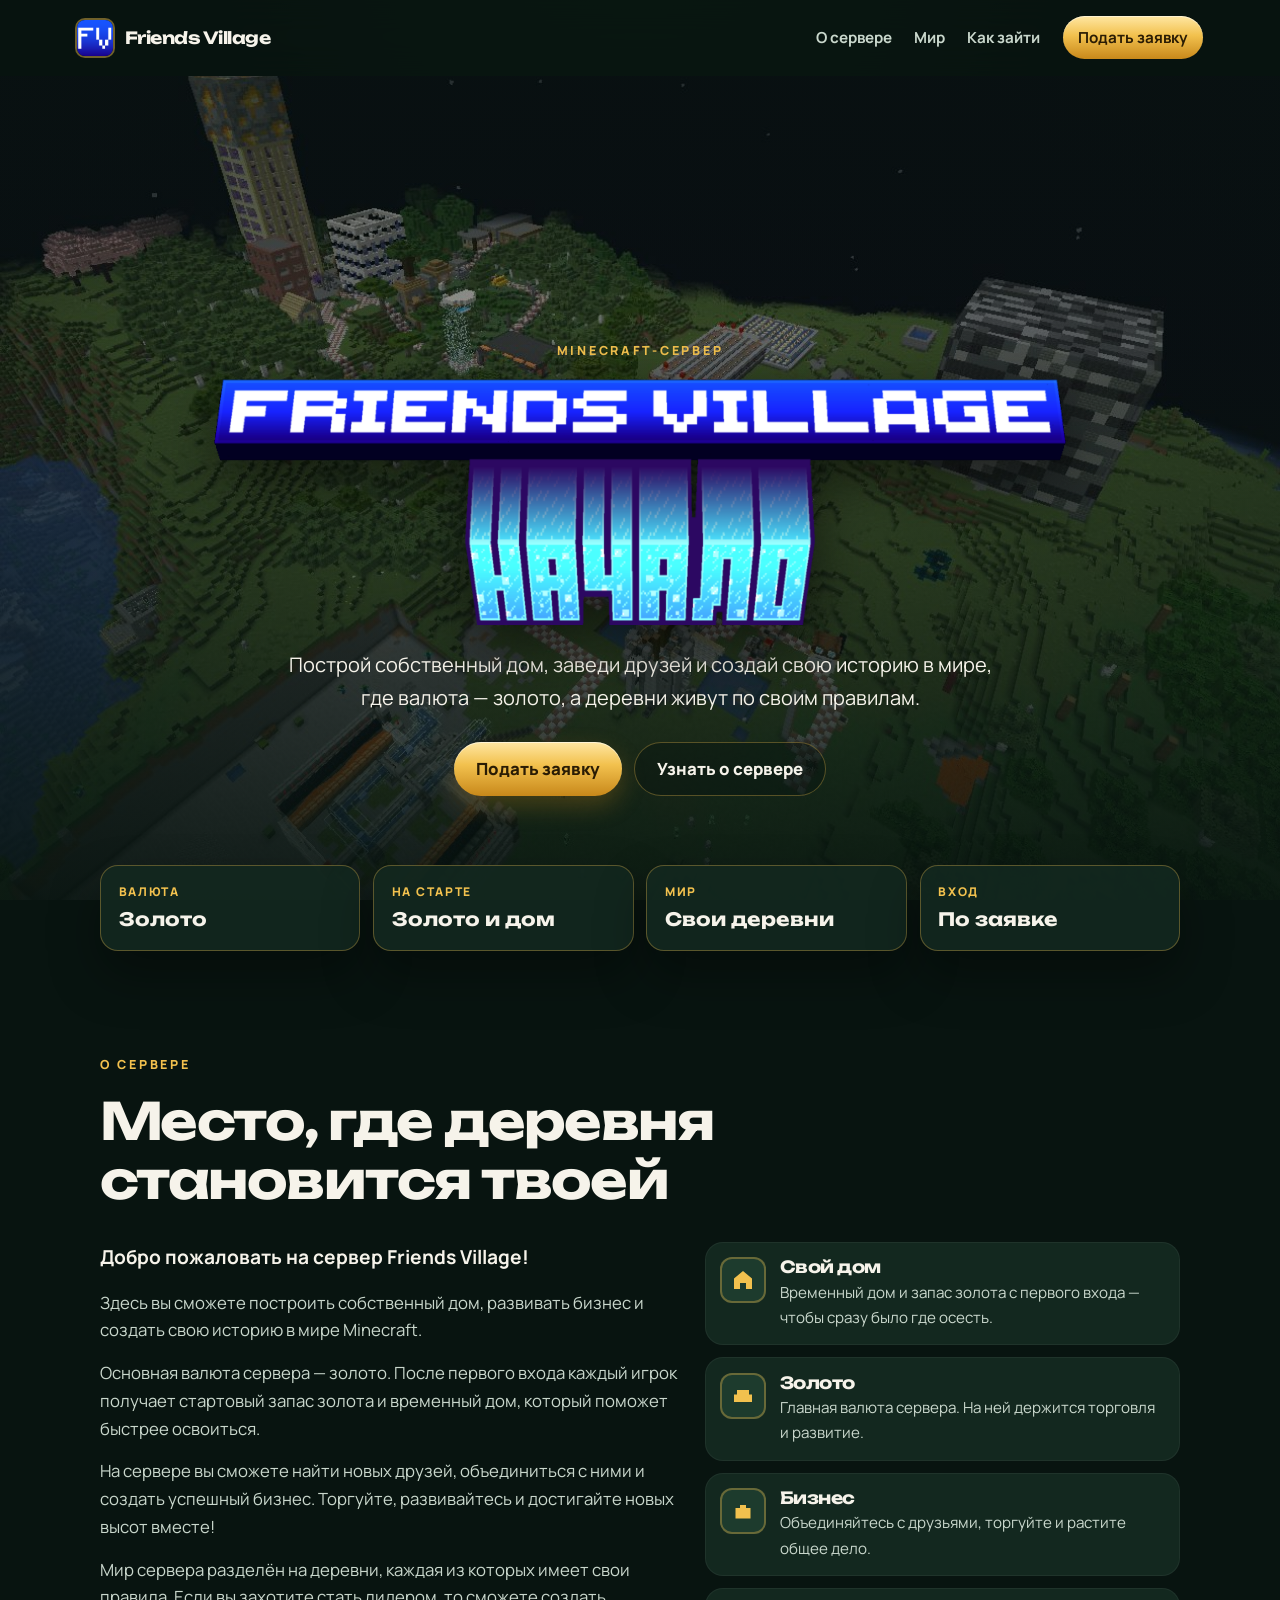
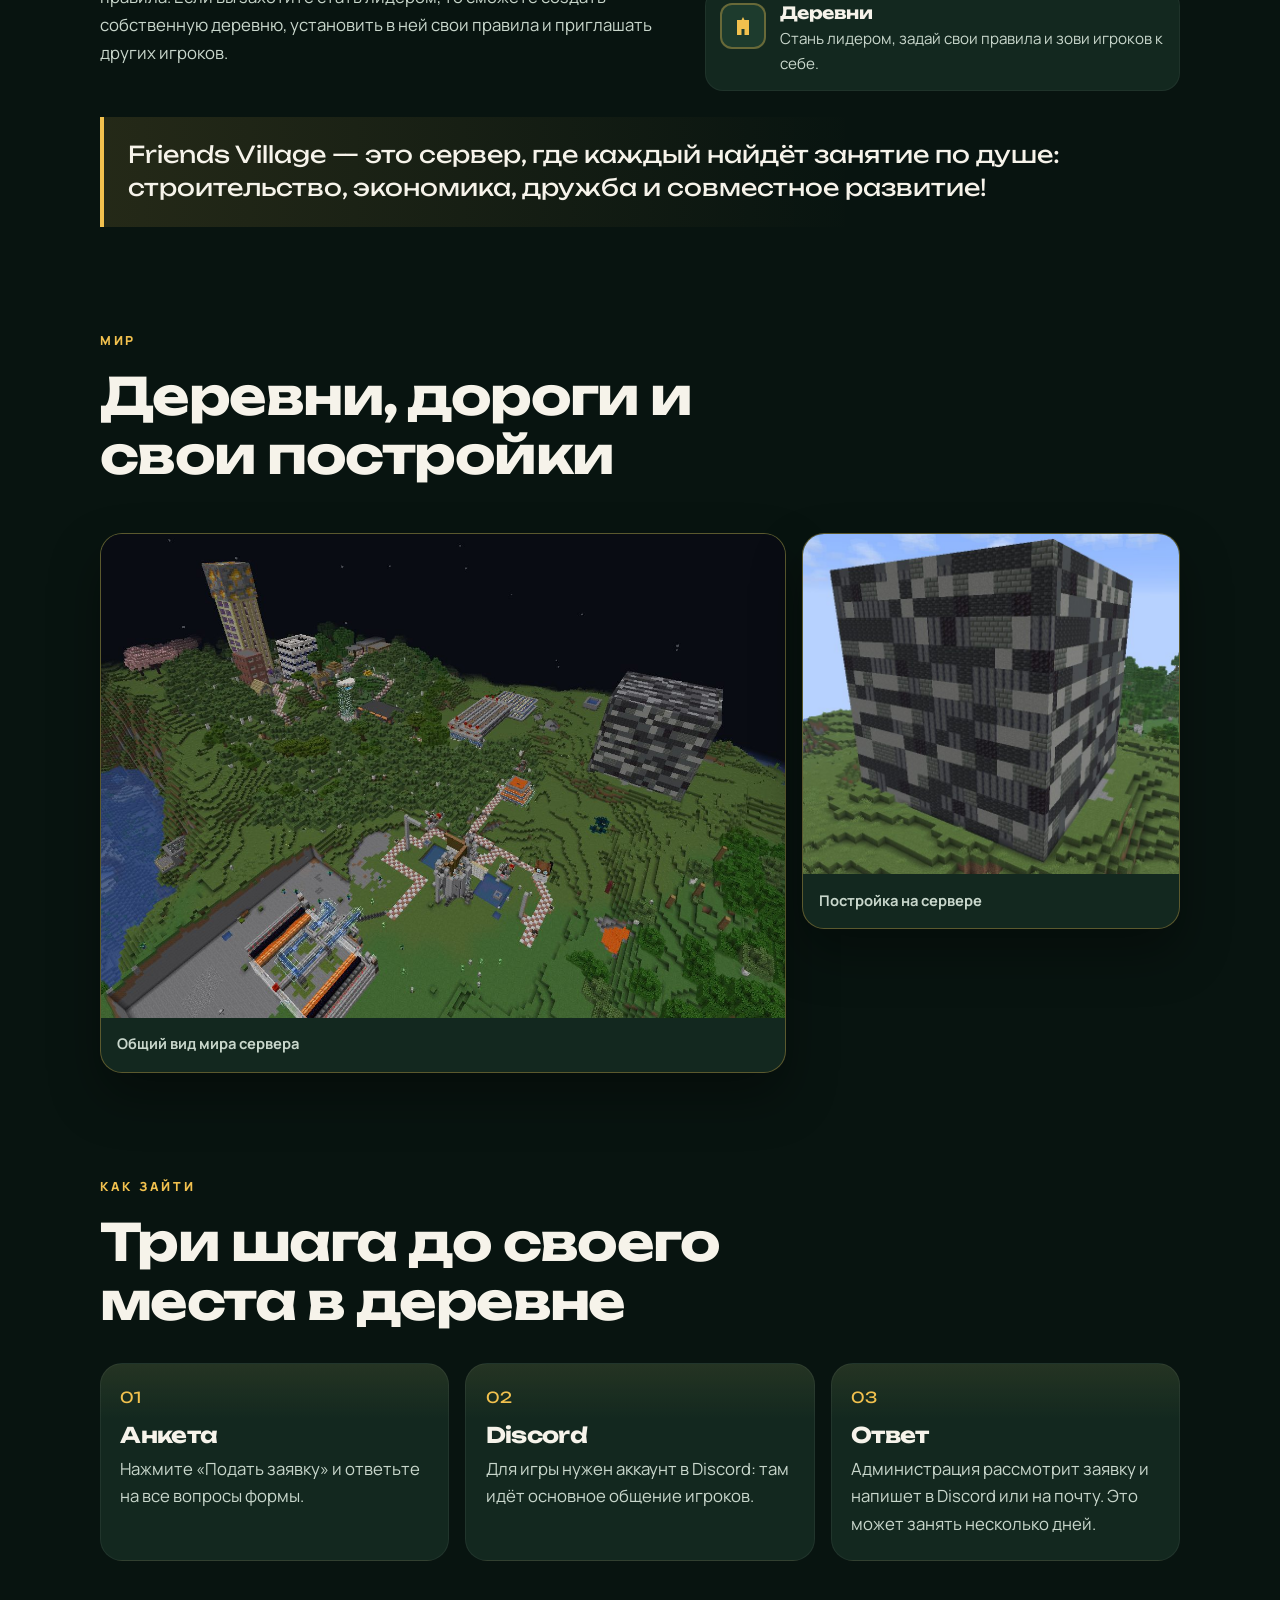
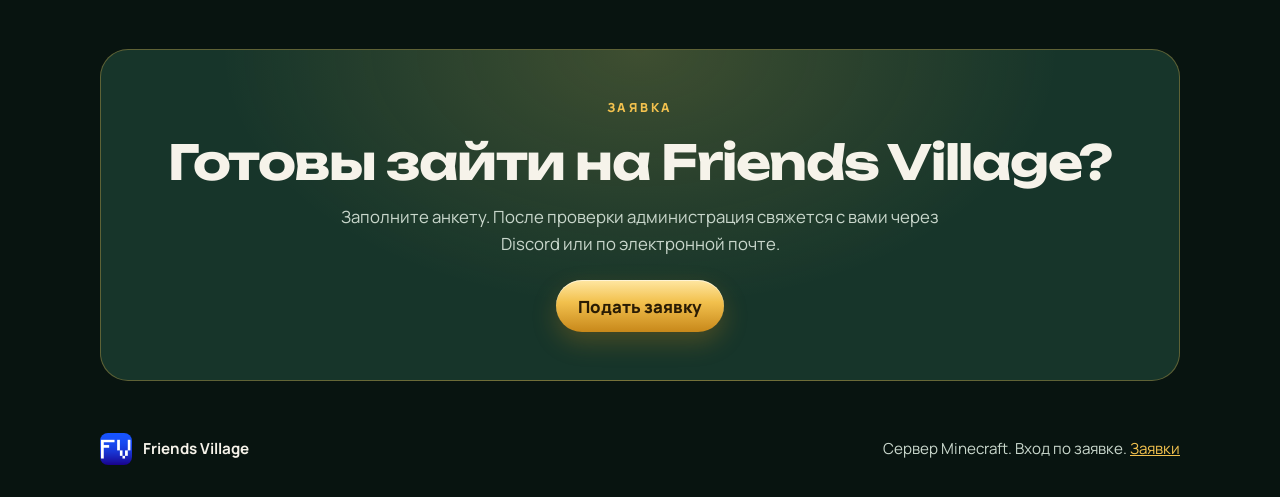
<file: index.html>
<!DOCTYPE html>
<html lang="ru">
  <head>
    <meta charset="UTF-8" />
    <meta name="viewport" content="width=device-width, initial-scale=1" />
    <title>Friends Village — сервер Minecraft</title>
    <meta
      name="description"
      content="Friends Village — сервер Minecraft, где можно построить дом, развивать бизнес и создать свою деревню. Валюта сервера — золото. Вход по заявке."
    />
    <meta name="theme-color" content="#081410" />
    <meta property="og:title" content="Friends Village — сервер Minecraft" />
    <meta
      property="og:description"
      content="Построй дом, найди друзей и создай свою деревню. Вход по заявке."
    />
    <meta property="og:type" content="website" />
    <meta property="og:image" content="images/world.jpg" />
    <link rel="icon" href="images/mark.png" type="image/png" />
    <link rel="apple-touch-icon" href="images/mark.png" />
    <link rel="preconnect" href="https://fonts.googleapis.com" />
    <link rel="preconnect" href="https://fonts.gstatic.com" crossorigin />
    <link
      href="https://fonts.googleapis.com/css2?family=Manrope:wght@400;500;600;700;800&family=Unbounded:wght@500;700&display=swap"
      rel="stylesheet"
    />
    <link rel="stylesheet" href="styles.css" />
  </head>
  <body>
    <a class="skip" href="#main">К содержанию</a>

    <header class="header" data-header>
      <a class="brand" href="#top">
        <img src="images/mark.png" alt="" width="36" height="36" />
        <span>Friends Village</span>
      </a>
      <button class="nav-toggle" type="button" aria-expanded="false" aria-controls="site-nav" data-nav-toggle>
        <span class="sr-only">Меню</span>
        <span></span>
        <span></span>
        <span></span>
      </button>
      <nav class="nav" id="site-nav" data-nav>
        <a href="#about">О сервере</a>
        <a href="#world">Мир</a>
        <a href="#join">Как зайти</a>
        <a class="nav-cta" href="https://friends-village.web.app/apply.html">Подать заявку</a>
      </nav>
    </header>

    <main id="main">
      <section class="hero" id="top">
        <img class="hero-bg" src="images/world.jpg" alt="" />
        <div class="hero-shade"></div>
        <div class="hero-inner">
          <p class="eyebrow">Minecraft-сервер</p>
          <img
            class="hero-logo"
            src="images/logo.png"
            alt="Friends Village. Начало"
            width="1024"
            height="295"
          />
          <p class="hero-lead">
            Построй собственный дом, заведи друзей и создай свою историю в мире, где валюта — золото, а деревни живут по своим правилам.
          </p>
          <div class="hero-actions">
            <a class="button" href="https://friends-village.web.app/apply.html">Подать заявку</a>
            <a class="button button-ghost" href="#about">Узнать о сервере</a>
          </div>
        </div>
      </section>

      <section class="facts" aria-label="Коротко о сервере">
        <ul>
          <li>
            <span>Валюта</span>
            <strong>Золото</strong>
          </li>
          <li>
            <span>На старте</span>
            <strong>Золото и дом</strong>
          </li>
          <li>
            <span>Мир</span>
            <strong>Свои деревни</strong>
          </li>
          <li>
            <span>Вход</span>
            <strong>По заявке</strong>
          </li>
        </ul>
      </section>

      <section class="section" id="about">
        <div class="section-head">
          <p class="eyebrow">О сервере</p>
          <h1>Место, где деревня становится твоей</h1>
        </div>
        <div class="about-grid">
          <div class="prose">
            <p>Добро пожаловать на сервер Friends Village!</p>
            <p>
              Здесь вы сможете построить собственный дом, развивать бизнес и создать свою историю в мире Minecraft.
            </p>
            <p>
              Основная валюта сервера — золото. После первого входа каждый игрок получает стартовый запас золота и временный дом, который поможет быстрее освоиться.
            </p>
            <p>
              На сервере вы сможете найти новых друзей, объединиться с ними и создать успешный бизнес. Торгуйте, развивайтесь и достигайте новых высот вместе!
            </p>
            <p>
              Мир сервера разделён на деревни, каждая из которых имеет свои правила. Если вы захотите стать лидером, то сможете создать собственную деревню, установить в ней свои правила и приглашать других игроков.
            </p>
          </div>
          <ul class="feature-list">
            <li>
              <span class="icon" aria-hidden="true">
                <svg viewBox="0 0 32 32"><path d="M4 14 L16 4 L28 14 V28 H20 V20 H12 V28 H4 Z" /></svg>
              </span>
              <div>
                <h2>Свой дом</h2>
                <p>Временный дом и запас золота с первого входа — чтобы сразу было где осесть.</p>
              </div>
            </li>
            <li>
              <span class="icon" aria-hidden="true">
                <svg viewBox="0 0 32 32"><path d="M8 8 H24 V14 H28 V24 H4 V14 H8 Z M12 18 H20 V24 H12 Z" /></svg>
              </span>
              <div>
                <h2>Золото</h2>
                <p>Главная валюта сервера. На ней держится торговля и развитие.</p>
              </div>
            </li>
            <li>
              <span class="icon" aria-hidden="true">
                <svg viewBox="0 0 32 32"><path d="M6 26 V12 H12 V8 H20 V12 H26 V26 Z M14 26 V18 H18 V26 Z" /></svg>
              </span>
              <div>
                <h2>Бизнес</h2>
                <p>Объединяйтесь с друзьями, торгуйте и растите общее дело.</p>
              </div>
            </li>
            <li>
              <span class="icon" aria-hidden="true">
                <svg viewBox="0 0 32 32"><path d="M8 28 V8 H14 L16 4 L18 8 H24 V28 H18 V20 H14 V28 Z" /></svg>
              </span>
              <div>
                <h2>Деревни</h2>
                <p>Стань лидером, задай свои правила и зови игроков к себе.</p>
              </div>
            </li>
          </ul>
        </div>
        <blockquote>
          Friends Village — это сервер, где каждый найдёт занятие по душе: строительство, экономика, дружба и совместное развитие!
        </blockquote>
      </section>

      <section class="section section-world" id="world">
        <div class="section-head">
          <p class="eyebrow">Мир</p>
          <h2>Деревни, дороги и свои постройки</h2>
        </div>
        <figure class="shot shot-wide">
          <img src="images/world.jpg" alt="Вид на мир Friends Village: деревни, дороги и постройки среди леса" />
          <figcaption>Общий вид мира сервера</figcaption>
        </figure>
        <figure class="shot">
          <img src="images/build.jpg" alt="Каменная постройка на сервере Friends Village" />
          <figcaption>Постройка на сервере</figcaption>
        </figure>
      </section>

      <section class="section" id="join">
        <div class="section-head">
          <p class="eyebrow">Как зайти</p>
          <h2>Три шага до своего места в деревне</h2>
        </div>
        <ol class="steps">
          <li>
            <span>01</span>
            <h3>Анкета</h3>
            <p>Нажмите «Подать заявку» и ответьте на все вопросы формы.</p>
          </li>
          <li>
            <span>02</span>
            <h3>Discord</h3>
            <p>Для игры нужен аккаунт в Discord: там идёт основное общение игроков.</p>
          </li>
          <li>
            <span>03</span>
            <h3>Ответ</h3>
            <p>Администрация рассмотрит заявку и напишет в Discord или на почту. Это может занять несколько дней.</p>
          </li>
        </ol>
      </section>

      <section class="cta" id="apply">
        <p class="eyebrow">Заявка</p>
        <h2>Готовы зайти на Friends Village?</h2>
        <p>
          Заполните анкету. После проверки администрация свяжется с вами через Discord или по электронной почте.
        </p>
        <a class="button" href="https://friends-village.web.app/apply.html">Подать заявку</a>
      </section>
    </main>

    <footer class="footer">
      <div>
        <img src="images/mark.png" alt="" width="32" height="32" />
        <strong>Friends Village</strong>
      </div>
      <p>Сервер Minecraft. Вход по заявке. <a href="https://friends-village.web.app/admin.html">Заявки</a></p>
    </footer>
    <script src="script.js"></script>
  </body>
</html>
</file>
<file: styles.css>
:root {
  --night: #081410;
  --pine: #10241c;
  --moss: #17352a;
  --card: #13281f;
  --leaf: #46a85c;
  --gold: #f2c14e;
  --gold-deep: #c8881a;
  --ink: #2a1c04;
  --cream: #f6f3ea;
  --mist: #c9d7cc;
  --line: rgba(242, 193, 78, 0.32);
  --shadow: 0 24px 50px rgba(0, 0, 0, 0.35);
  --header: 76px;
  --font: "Manrope", "Segoe UI", sans-serif;
  --display: "Unbounded", "Manrope", sans-serif;
}

* { box-sizing: border-box; }

html { scroll-behavior: smooth; }

body {
  margin: 0;
  color: var(--cream);
  font-family: var(--font);
  font-size: 1.05rem;
  line-height: 1.65;
  background:
    radial-gradient(ellipse 70% 40% at 50% -10%, rgba(70, 168, 92, 0.16), transparent 55%),
    var(--night);
}

img { max-width: 100%; display: block; }

a { color: inherit; }

h1, h2, h3 {
  font-family: var(--display);
  font-weight: 700;
  line-height: 1.15;
  letter-spacing: -0.03em;
  margin: 0;
}

p { margin: 0; }

.sr-only {
  position: absolute;
  width: 1px;
  height: 1px;
  padding: 0;
  margin: -1px;
  overflow: hidden;
  clip: rect(0, 0, 0, 0);
  border: 0;
}

.skip {
  position: absolute;
  left: 1rem;
  top: -4rem;
  z-index: 20;
  background: var(--gold);
  color: var(--ink);
  padding: 0.6rem 0.9rem;
  font-weight: 800;
}

.skip:focus { top: 1rem; }

.header {
  position: sticky;
  top: 0;
  z-index: 10;
  display: flex;
  align-items: center;
  justify-content: space-between;
  gap: 1rem;
  min-height: var(--header);
  padding: 0.75rem 6vw;
  background: rgba(8, 20, 16, 0.78);
  border-bottom: 1px solid transparent;
  backdrop-filter: blur(16px);
}

.header.is-stuck {
  border-bottom-color: var(--line);
}

.brand {
  display: flex;
  align-items: center;
  gap: 0.75rem;
  text-decoration: none;
  font-family: var(--display);
  font-weight: 700;
  letter-spacing: -0.03em;
}

.brand img {
  width: 36px;
  height: 36px;
  border-radius: 8px;
  box-shadow: 0 0 0 2px rgba(242, 193, 78, 0.45);
}

.nav {
  display: flex;
  align-items: center;
  gap: 1.4rem;
}

.nav a {
  text-decoration: none;
  color: var(--mist);
  font-weight: 700;
  font-size: 0.95rem;
}

.nav a:hover { color: var(--cream); }

.nav-cta {
  color: var(--ink) !important;
  background: linear-gradient(180deg, #ffe7a3, var(--gold) 45%, var(--gold-deep));
  padding: 0.55rem 0.95rem;
  border-radius: 999px;
  box-shadow: inset 0 1px 0 rgba(255, 255, 255, 0.5);
}

.nav-toggle {
  display: none;
  width: 46px;
  height: 46px;
  padding: 0;
  border: 1px solid var(--line);
  border-radius: 12px;
  background: var(--moss);
  cursor: pointer;
}

.nav-toggle span {
  display: block;
  width: 18px;
  height: 2px;
  margin: 4px auto;
  background: var(--cream);
}

.hero {
  position: relative;
  min-height: clamp(620px, calc(100vh - var(--header)), 840px);
  display: grid;
  align-items: end;
  overflow: hidden;
}

.hero-bg {
  position: absolute;
  inset: 0;
  width: 100%;
  height: 100%;
  object-fit: cover;
  object-position: center 68%;
}

.hero-shade {
  position: absolute;
  inset: 0;
  background:
    linear-gradient(180deg, rgba(8, 20, 16, 0.35) 0%, rgba(8, 20, 16, 0.2) 32%, rgba(8, 20, 16, 0.88) 100%),
    radial-gradient(ellipse at center, transparent 0%, rgba(8, 20, 16, 0.35) 100%);
}

.hero-inner {
  position: relative;
  z-index: 1;
  width: min(1080px, calc(100% - 12vw));
  margin: 0 auto;
  padding: 7vh 0 6.5rem;
  text-align: center;
}

.eyebrow {
  margin: 0 0 1rem;
  color: var(--gold);
  font-size: 0.78rem;
  font-weight: 800;
  letter-spacing: 0.22em;
  text-transform: uppercase;
}

.hero-logo {
  width: min(860px, 100%);
  height: auto;
  margin: 0 auto 1.4rem;
  filter: drop-shadow(0 18px 28px rgba(0, 0, 0, 0.55));
}

.hero-lead {
  max-width: 46rem;
  margin: 0 auto 1.8rem;
  color: var(--cream);
  font-size: clamp(1.05rem, 2vw, 1.25rem);
}

.hero-actions {
  display: flex;
  justify-content: center;
  flex-wrap: wrap;
  gap: 0.8rem;
}

.button {
  display: inline-flex;
  align-items: center;
  justify-content: center;
  min-height: 52px;
  padding: 0.75rem 1.35rem;
  border-radius: 999px;
  background: linear-gradient(180deg, #ffe7a3, var(--gold) 42%, var(--gold-deep));
  color: var(--ink);
  font-weight: 800;
  text-decoration: none;
  box-shadow: inset 0 1px 0 rgba(255, 255, 255, 0.55), 0 10px 24px rgba(200, 136, 26, 0.28);
}

.button:hover { transform: translateY(-2px); }

.button-ghost {
  background: rgba(8, 20, 16, 0.45);
  color: var(--cream);
  border: 1px solid var(--line);
  box-shadow: none;
}

.facts {
  position: relative;
  z-index: 2;
  margin-top: -2.2rem;
  padding: 0 6vw 1rem;
}

.facts ul {
  list-style: none;
  display: grid;
  grid-template-columns: repeat(4, 1fr);
  gap: 0.8rem;
  width: min(1080px, 100%);
  margin: 0 auto;
  padding: 0;
}

.facts li {
  padding: 1rem 1.1rem 0.95rem;
  background: rgba(19, 40, 31, 0.92);
  border: 1px solid var(--line);
  border-radius: 18px;
  box-shadow: var(--shadow);
}

.facts span {
  display: block;
  color: var(--gold);
  font-size: 0.75rem;
  font-weight: 800;
  letter-spacing: 0.14em;
  text-transform: uppercase;
}

.facts strong {
  display: block;
  margin-top: 0.2rem;
  font-family: var(--display);
  font-size: 1.15rem;
}

.section {
  width: min(1080px, calc(100% - 12vw));
  margin: 0 auto;
  padding: 5.5rem 0 1rem;
}

.section-head { max-width: 40rem; margin-bottom: 2rem; }

.section-head h1,
.section-head h2 { font-size: clamp(2rem, 4vw, 3.3rem); }

.about-grid {
  display: grid;
  grid-template-columns: 1.1fr 0.9fr;
  gap: 1.5rem;
  align-items: start;
}

.prose {
  display: grid;
  gap: 0.95rem;
  color: var(--mist);
}

.prose p:first-child {
  color: var(--cream);
  font-size: 1.2rem;
  font-weight: 700;
}

.feature-list {
  list-style: none;
  margin: 0;
  padding: 0;
  display: grid;
  gap: 0.75rem;
}

.feature-list li {
  display: grid;
  grid-template-columns: auto 1fr;
  gap: 0.85rem;
  padding: 0.9rem;
  background: var(--card);
  border: 1px solid rgba(255, 255, 255, 0.05);
  border-radius: 18px;
}

.feature-list h2 { font-size: 1.05rem; margin-bottom: 0.2rem; }

.feature-list p { color: var(--mist); font-size: 0.95rem; }

.icon {
  width: 46px;
  height: 46px;
  display: grid;
  place-items: center;
  border-radius: 12px;
  background: #1d3b2d;
  box-shadow: inset 0 0 0 2px rgba(242, 193, 78, 0.35);
}

.icon svg {
  width: 24px;
  height: 24px;
  fill: var(--gold);
}

blockquote {
  margin: 1.6rem 0 0;
  padding: 1.4rem 1.5rem;
  border-left: 4px solid var(--gold);
  background: linear-gradient(90deg, rgba(242, 193, 78, 0.12), transparent 70%);
  border-radius: 0 18px 18px 0;
  font-family: var(--display);
  font-size: clamp(1.15rem, 2vw, 1.45rem);
  line-height: 1.4;
}

.section-world {
  display: grid;
  grid-template-columns: 1.45fr 0.8fr;
  gap: 1rem;
  align-items: start;
}

.section-world .section-head { grid-column: 1 / -1; }

.shot {
  margin: 0;
  background: var(--card);
  border: 1px solid var(--line);
  border-radius: 22px;
  overflow: hidden;
  box-shadow: var(--shadow);
}

.shot img {
  width: 100%;
  height: auto;
}

.shot figcaption {
  padding: 0.85rem 1rem 1rem;
  color: var(--mist);
  font-size: 0.92rem;
  font-weight: 700;
}

.steps {
  list-style: none;
  display: grid;
  grid-template-columns: repeat(3, 1fr);
  gap: 1rem;
  margin: 0;
  padding: 0;
}

.steps li {
  padding: 1.3rem 1.2rem 1.4rem;
  background:
    linear-gradient(180deg, rgba(242, 193, 78, 0.08), transparent 28%),
    var(--card);
  border: 1px solid rgba(255, 255, 255, 0.06);
  border-radius: 22px;
}

.steps span {
  display: block;
  margin-bottom: 0.8rem;
  color: var(--gold);
  font-family: var(--display);
  font-size: 0.95rem;
}

.steps h3 { font-size: 1.35rem; margin-bottom: 0.45rem; }

.steps p { color: var(--mist); }

.cta {
  width: min(1080px, calc(100% - 12vw));
  margin: 4.5rem auto 2rem;
  padding: 3rem 1.5rem;
  text-align: center;
  background:
    radial-gradient(ellipse at top, rgba(242, 193, 78, 0.18), transparent 55%),
    var(--moss);
  border: 1px solid var(--line);
  border-radius: 28px;
}

.cta h2 {
  font-size: clamp(1.8rem, 4vw, 3rem);
  margin-bottom: 0.8rem;
}

.cta p:not(.eyebrow) {
  max-width: 38rem;
  margin: 0 auto 1.4rem;
  color: var(--mist);
}

.footer {
  display: flex;
  justify-content: space-between;
  align-items: center;
  gap: 1rem;
  width: min(1080px, calc(100% - 12vw));
  margin: 0 auto;
  padding: 1.2rem 0 2rem;
  color: var(--mist);
  font-size: 0.95rem;
}

.footer div {
  display: flex;
  align-items: center;
  gap: 0.7rem;
  color: var(--cream);
}

.footer img { width: 32px; height: 32px; border-radius: 8px; }

:focus-visible {
  outline: 2px solid var(--gold);
  outline-offset: 3px;
}

@media (max-width: 860px) {
  .nav-toggle { display: block; }

  .nav {
    position: absolute;
    top: calc(100% + 0.4rem);
    right: 6vw;
    left: 6vw;
    display: none;
    flex-direction: column;
    align-items: stretch;
    gap: 0.2rem;
    padding: 0.6rem;
    background: #10241c;
    border: 1px solid var(--line);
    border-radius: 18px;
    box-shadow: var(--shadow);
  }

  .nav.is-open { display: flex; }

  .nav a { padding: 0.75rem 0.8rem; border-radius: 12px; }

  .nav-cta { text-align: center; }

  .facts ul,
  .about-grid,
  .section-world,
  .steps { grid-template-columns: 1fr; }

  .hero { min-height: auto; }

  .footer { flex-direction: column; align-items: flex-start; }
}

.page {
  width: min(760px, calc(100% - 12vw));
  margin: 0 auto;
  padding: 2.5rem 0 3rem;
}

.page h1 {
  font-size: clamp(2rem, 4vw, 3rem);
  margin-bottom: 0.6rem;
}

.lead {
  color: var(--mist);
  margin-bottom: 1.4rem;
}

.panel {
  padding: 1.3rem;
  background: var(--card);
  border: 1px solid var(--line);
  border-radius: 22px;
}

.account {
  display: flex;
  justify-content: space-between;
  align-items: center;
  flex-wrap: wrap;
  gap: 1rem;
  margin-bottom: 1rem;
  padding: 0.85rem 1rem;
  background: #10241c;
  border-radius: 16px;
}

.account strong { display: block; }

.account span { color: var(--mist); font-size: 0.92rem; }

.form {
  display: grid;
  gap: 0.9rem;
}

.field {
  display: grid;
  gap: 0.45rem;
  padding: 1rem;
  background: var(--card);
  border: 1px solid rgba(255, 255, 255, 0.06);
  border-radius: 18px;
}

.field span,
.field legend {
  font-weight: 800;
}

.req { color: #ffb4a8; }

.field input[type="text"],
.field input[type="email"],
.field textarea {
  width: 100%;
  border: 0;
  border-bottom: 1px solid rgba(242, 193, 78, 0.35);
  background: transparent;
  color: var(--cream);
  font: inherit;
  padding: 0.45rem 0;
}

.field textarea { min-height: 6.5rem; resize: vertical; }

.choices { display: grid; gap: 0.45rem; border: 0; margin: 0; padding: 0; }

.choices label {
  display: flex;
  align-items: center;
  gap: 0.6rem;
  color: var(--mist);
  font-weight: 600;
}

.form-actions { display: flex; flex-wrap: wrap; gap: 0.7rem; }

button.button,
.button-quiet {
  border: 0;
  cursor: pointer;
  font: inherit;
}

.button-quiet {
  background: transparent;
  color: var(--gold);
  font-weight: 800;
}

.note, .status { color: var(--mist); }

.status.is-ok { color: #b7f0c4; }

.status.is-bad { color: #ffb4a8; }

.cards { display: grid; gap: 0.9rem; }

.card-app h2 { font-size: 1.25rem; margin-bottom: 0.2rem; }

.meta { color: var(--gold); font-size: 0.85rem; font-weight: 800; }

.answers { margin: 0.8rem 0 0; display: grid; gap: 0.55rem; }

.answers div { color: var(--mist); }

.answers dt { color: var(--cream); font-weight: 800; }

.footer a { color: var(--gold); }

@media (prefers-reduced-motion: reduce) {
  html { scroll-behavior: auto; }
  .button:hover { transform: none; }
}
</file>
